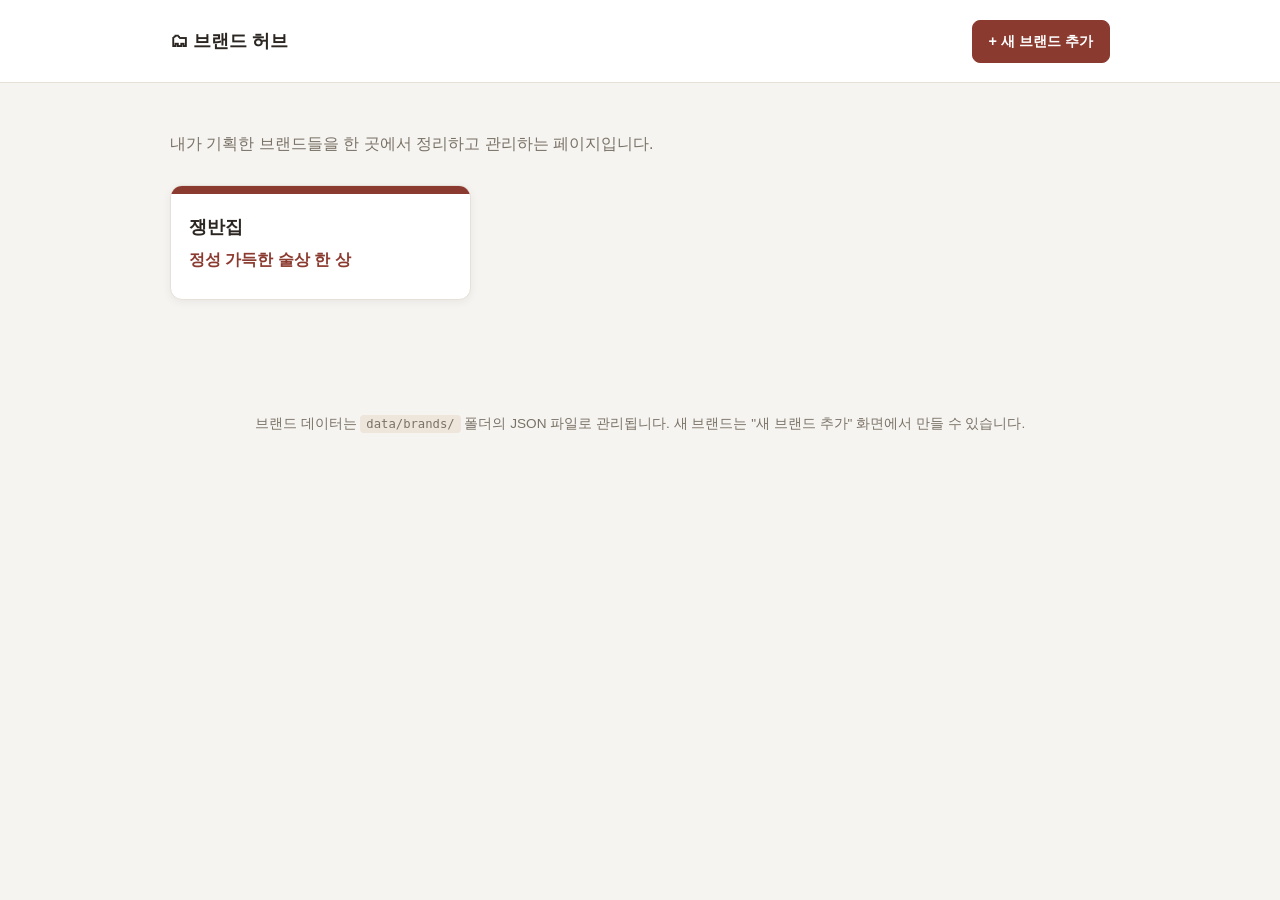
<file: index.html>
<!doctype html>
<html lang="ko">
<head>
<meta charset="UTF-8">
<meta name="viewport" content="width=device-width, initial-scale=1.0">
<title>브랜드 허브</title>
<link rel="stylesheet" href="assets/css/style.css">
</head>
<body>
<header class="topbar">
  <div class="topbar-inner">
    <h1 class="logo">🗂 브랜드 허브</h1>
    <a href="add-brand.html" class="btn btn-primary">+ 새 브랜드 추가</a>
  </div>
</header>

<main class="container">
  <p class="lead">내가 기획한 브랜드들을 한 곳에서 정리하고 관리하는 페이지입니다.</p>
  <div id="brand-grid" class="brand-grid">
    <p class="empty-msg">불러오는 중...</p>
  </div>
</main>

<footer class="footer">
  <p>브랜드 데이터는 <code>data/brands/</code> 폴더의 JSON 파일로 관리됩니다. 새 브랜드는 "새 브랜드 추가" 화면에서 만들 수 있습니다.</p>
</footer>

<script src="assets/js/index.js"></script>
</body>
</html>
</file>
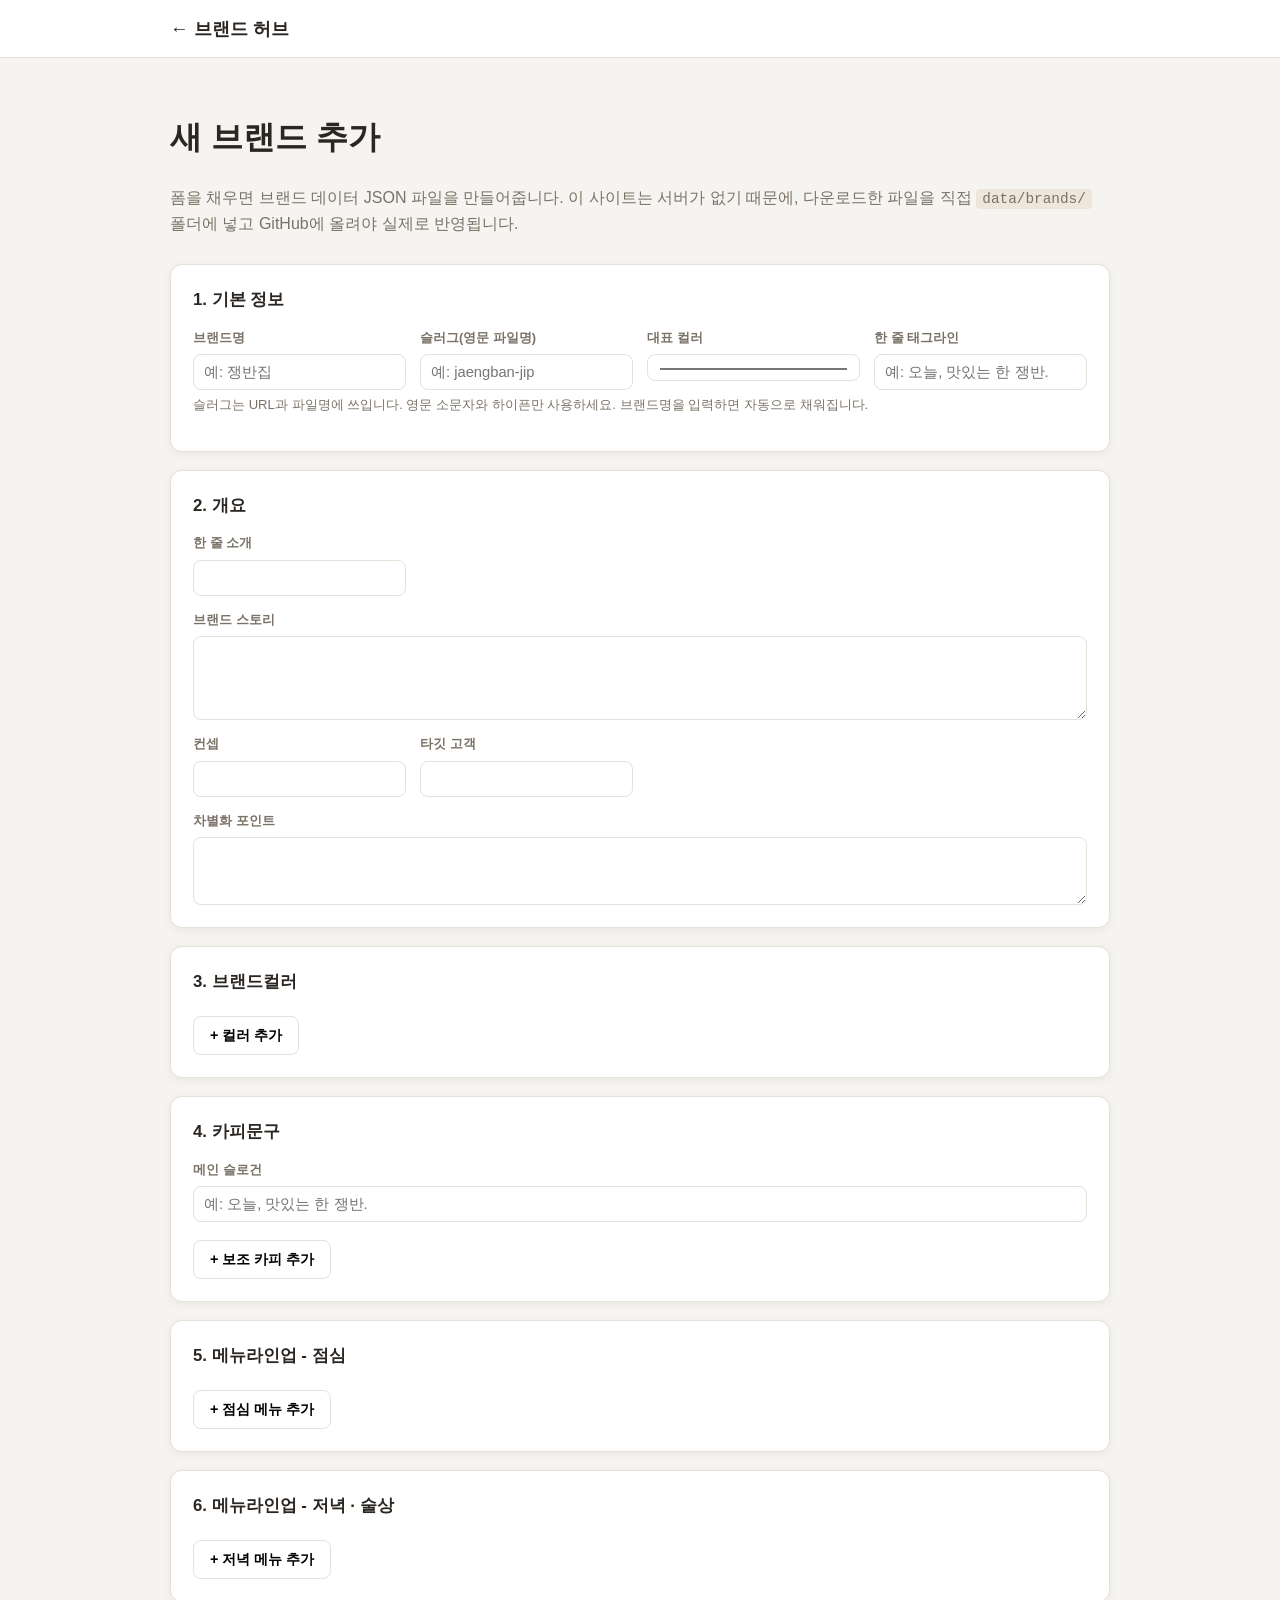
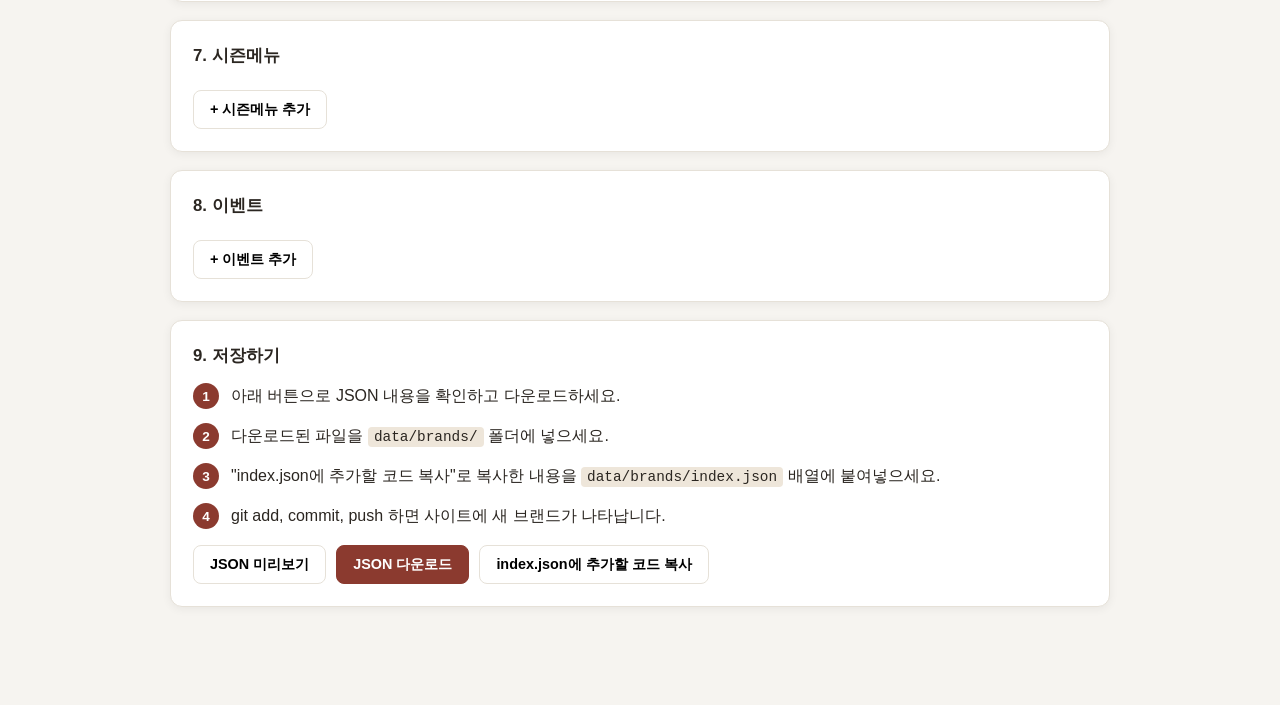
<file: add-brand.html>
<!doctype html>
<html lang="ko">
<head>
<meta charset="UTF-8">
<meta name="viewport" content="width=device-width, initial-scale=1.0">
<title>새 브랜드 추가 - 브랜드 허브</title>
<link rel="stylesheet" href="assets/css/style.css">
</head>
<body>
<header class="topbar">
  <div class="topbar-inner">
    <a href="index.html" class="logo">← 브랜드 허브</a>
  </div>
</header>

<main class="container">
  <h1>새 브랜드 추가</h1>
  <p class="lead">폼을 채우면 브랜드 데이터 JSON 파일을 만들어줍니다. 이 사이트는 서버가 없기 때문에,
  다운로드한 파일을 직접 <code>data/brands/</code> 폴더에 넣고 GitHub에 올려야 실제로 반영됩니다.</p>

  <div class="form-section">
    <h2>1. 기본 정보</h2>
    <div class="form-grid">
      <div class="field"><label>브랜드명</label><input id="f-name" placeholder="예: 쟁반집"></div>
      <div class="field"><label>슬러그(영문 파일명)</label><input id="f-slug" placeholder="예: jaengban-jip"></div>
      <div class="field"><label>대표 컬러</label><input id="f-color" type="color" value="#8B3A2F"></div>
      <div class="field"><label>한 줄 태그라인</label><input id="f-tagline" placeholder="예: 오늘, 맛있는 한 쟁반."></div>
    </div>
    <p class="hint">슬러그는 URL과 파일명에 쓰입니다. 영문 소문자와 하이픈만 사용하세요. 브랜드명을 입력하면 자동으로 채워집니다.</p>
  </div>

  <div class="form-section">
    <h2>2. 개요</h2>
    <div class="form-grid">
      <div class="field"><label>한 줄 소개</label><input id="f-oneliner"></div>
      <div class="field" style="grid-column:1/-1;"><label>브랜드 스토리</label><textarea id="f-story" rows="4"></textarea></div>
      <div class="field"><label>컨셉</label><input id="f-concept"></div>
      <div class="field"><label>타깃 고객</label><input id="f-target"></div>
      <div class="field" style="grid-column:1/-1;"><label>차별화 포인트</label><textarea id="f-diff" rows="3"></textarea></div>
    </div>
  </div>

  <div class="form-section">
    <h2>3. 브랜드컬러</h2>
    <div id="colors-list"></div>
    <button class="btn add-row-btn" id="add-color">+ 컬러 추가</button>
  </div>

  <div class="form-section">
    <h2>4. 카피문구</h2>
    <div class="field"><label>메인 슬로건</label><input id="f-main-slogan" placeholder="예: 오늘, 맛있는 한 쟁반."></div>
    <div id="subslogans-list" style="margin-top:12px;"></div>
    <button class="btn add-row-btn" id="add-subslogan">+ 보조 카피 추가</button>
  </div>

  <div class="form-section">
    <h2>5. 메뉴라인업 - 점심</h2>
    <div id="lunch-list"></div>
    <button class="btn add-row-btn" id="add-lunch">+ 점심 메뉴 추가</button>
  </div>

  <div class="form-section">
    <h2>6. 메뉴라인업 - 저녁 · 술상</h2>
    <div id="dinner-list"></div>
    <button class="btn add-row-btn" id="add-dinner">+ 저녁 메뉴 추가</button>
  </div>

  <div class="form-section">
    <h2>7. 시즌메뉴</h2>
    <div id="season-list"></div>
    <button class="btn add-row-btn" id="add-season">+ 시즌메뉴 추가</button>
  </div>

  <div class="form-section">
    <h2>8. 이벤트</h2>
    <div id="events-list"></div>
    <button class="btn add-row-btn" id="add-event">+ 이벤트 추가</button>
  </div>

  <div class="form-section">
    <h2>9. 저장하기</h2>
    <div class="step"><div class="step-num">1</div><div>아래 버튼으로 JSON 내용을 확인하고 다운로드하세요.</div></div>
    <div class="step"><div class="step-num">2</div><div>다운로드된 파일을 <code>data/brands/</code> 폴더에 넣으세요.</div></div>
    <div class="step"><div class="step-num">3</div><div>"index.json에 추가할 코드 복사"로 복사한 내용을 <code>data/brands/index.json</code> 배열에 붙여넣으세요.</div></div>
    <div class="step"><div class="step-num">4</div><div>git add, commit, push 하면 사이트에 새 브랜드가 나타납니다.</div></div>
    <div style="display:flex;gap:10px;flex-wrap:wrap;margin-top:16px;">
      <button class="btn" id="btn-preview">JSON 미리보기</button>
      <button class="btn btn-primary" id="btn-download">JSON 다운로드</button>
      <button class="btn" id="btn-copy-index">index.json에 추가할 코드 복사</button>
    </div>
    <pre id="json-preview" style="display:none;margin-top:14px;"></pre>
  </div>
</main>

<script src="assets/js/add-brand.js"></script>
</body>
</html>
</file>
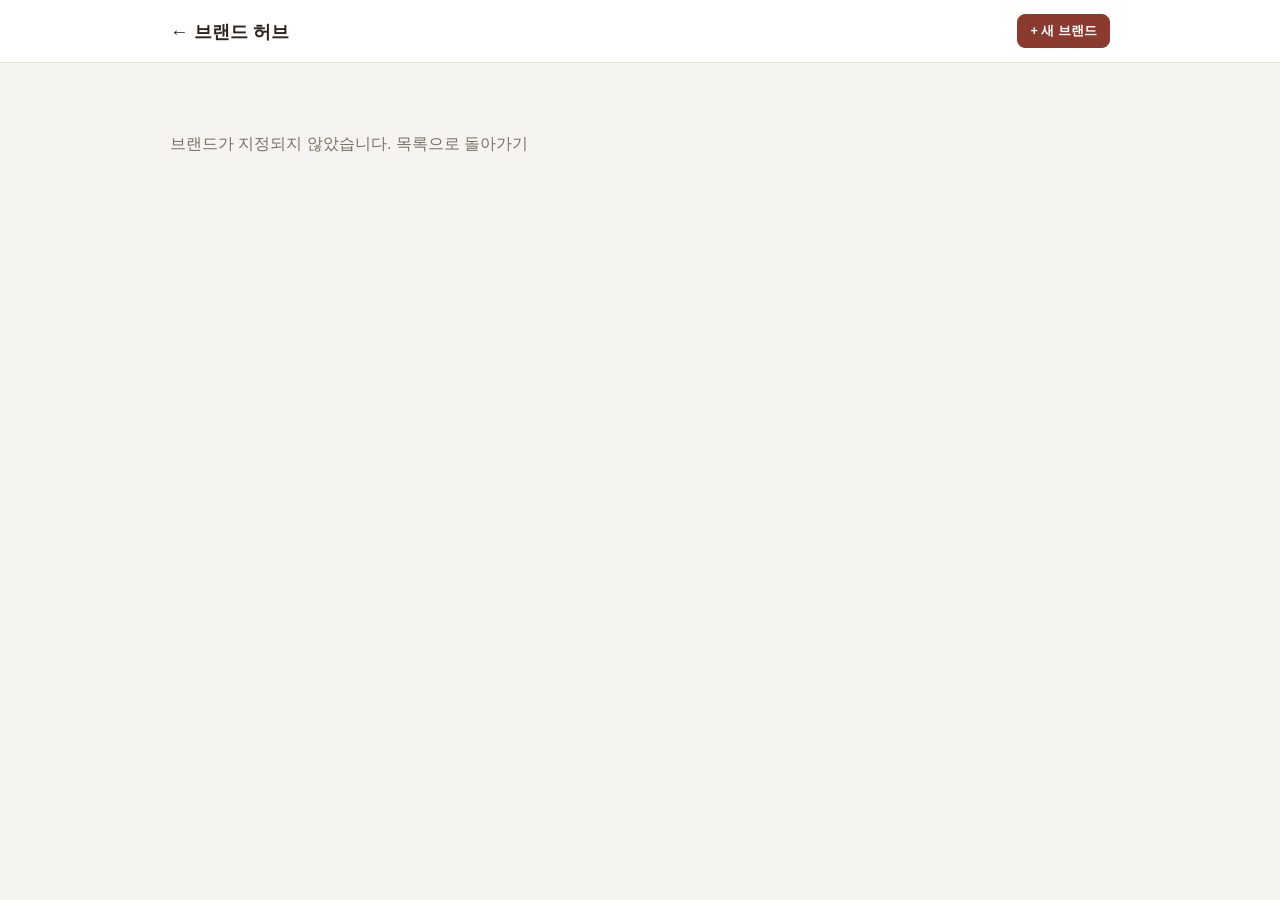
<file: brand.html>
<!doctype html>
<html lang="ko">
<head>
<meta charset="UTF-8">
<meta name="viewport" content="width=device-width, initial-scale=1.0">
<title id="page-title">브랜드 상세 - 브랜드 허브</title>
<link rel="stylesheet" href="assets/css/style.css">
</head>
<body>
<header class="topbar">
  <div class="topbar-inner">
    <a href="index.html" class="logo">← 브랜드 허브</a>
    <a href="add-brand.html" class="btn btn-primary btn-sm">+ 새 브랜드</a>
  </div>
</header>

<main class="container" id="brand-main">
  <p class="empty-msg">불러오는 중...</p>
</main>

<script src="assets/js/brand.js"></script>
</body>
</html>
</file>
<file: assets/css/style.css>
:root{
  --bg:#f6f4f0;
  --card-bg:#ffffff;
  --text:#2b2621;
  --text-muted:#7a7267;
  --border:#e6e1d8;
  --accent:#8B3A2F;
  --accent-2:#4A3728;
  --danger:#c0392b;
  --ok:#2e7d32;
  --warn:#b8860b;
  --radius:12px;
  --shadow:0 2px 10px rgba(0,0,0,0.06);
  font-size:16px;
}

*{box-sizing:border-box;}
html,body{margin:0;padding:0;}
body{
  background:var(--bg);
  color:var(--text);
  font-family:-apple-system,BlinkMacSystemFont,"Malgun Gothic","Apple SD Gothic Neo",sans-serif;
  line-height:1.6;
}
a{color:inherit;text-decoration:none;}
img{max-width:100%;display:block;}
code{background:#eee6da;padding:2px 6px;border-radius:4px;font-size:.9em;}

.container{max-width:980px;margin:0 auto;padding:32px 20px 80px;}

.topbar{
  background:var(--card-bg);
  border-bottom:1px solid var(--border);
  position:sticky;top:0;z-index:10;
}
.topbar-inner{
  max-width:980px;margin:0 auto;padding:14px 20px;
  display:flex;align-items:center;justify-content:space-between;
}
.logo{font-size:1.15rem;font-weight:800;}
.badge{font-size:.85rem;color:var(--text-muted);}

.btn{
  display:inline-block;padding:9px 16px;border-radius:8px;
  border:1px solid var(--border);background:#fff;cursor:pointer;
  font-size:.9rem;font-weight:600;
}
.btn:hover{background:#f1ede6;}
.btn-primary{background:var(--accent);border-color:var(--accent);color:#fff;}
.btn-primary:hover{background:#752f26;}
.btn-danger{color:var(--danger);border-color:var(--danger);background:#fff;}
.btn-sm{padding:6px 12px;font-size:.8rem;}

.lead{color:var(--text-muted);margin-bottom:28px;}

.brand-grid{
  display:grid;grid-template-columns:repeat(auto-fill,minmax(260px,1fr));
  gap:18px;
}
.brand-card{
  background:var(--card-bg);border:1px solid var(--border);border-radius:var(--radius);
  overflow:hidden;box-shadow:var(--shadow);transition:transform .15s ease;
}
.brand-card:hover{transform:translateY(-3px);}
.brand-card-color{height:8px;background:var(--brand-color,#8B3A2F);}
.brand-card-body{padding:18px;}
.brand-card-body h2{margin:0 0 6px;font-size:1.15rem;}
.brand-card .tagline{margin:0 0 8px;font-weight:600;color:var(--brand-color,#8B3A2F);}
.brand-card .summary{margin:0;color:var(--text-muted);font-size:.9rem;}

.empty-msg{color:var(--text-muted);padding:20px 0;}

.footer{text-align:center;color:var(--text-muted);font-size:.85rem;padding:20px;}

/* ---- Brand detail page ---- */
.brand-hero{
  background:var(--card-bg);border:1px solid var(--border);border-radius:var(--radius);
  padding:28px;margin-bottom:22px;box-shadow:var(--shadow);
  border-top:6px solid var(--brand-color,#8B3A2F);
}
.brand-hero h1{margin:0 0 6px;font-size:1.8rem;}
.brand-hero .tagline{font-size:1.1rem;font-weight:700;color:var(--brand-color,#8B3A2F);margin:0 0 10px;}
.brand-hero .swatches{display:flex;gap:8px;margin-top:14px;flex-wrap:wrap;}
.swatch-dot{width:26px;height:26px;border-radius:50%;border:2px solid #fff;box-shadow:0 0 0 1px var(--border);}

.tabs{
  display:flex;gap:4px;overflow-x:auto;border-bottom:2px solid var(--border);
  margin-bottom:22px;
}
.tab-btn{
  padding:10px 16px;background:none;border:none;cursor:pointer;
  font-size:.92rem;font-weight:600;color:var(--text-muted);white-space:nowrap;
  border-bottom:3px solid transparent;margin-bottom:-2px;
}
.tab-btn.active{color:var(--accent);border-bottom-color:var(--accent);}

.tab-panel{display:none;}
.tab-panel.active{display:block;animation:fade .15s ease;}
@keyframes fade{from{opacity:0}to{opacity:1}}

.section-block{background:var(--card-bg);border:1px solid var(--border);border-radius:var(--radius);padding:22px;margin-bottom:16px;box-shadow:var(--shadow);}
.section-block h3{margin-top:0;font-size:1rem;color:var(--text-muted);text-transform:uppercase;letter-spacing:.03em;}
.section-block p{margin:6px 0 0;white-space:pre-wrap;}

.color-grid{display:grid;grid-template-columns:repeat(auto-fill,minmax(160px,1fr));gap:14px;}
.color-card{border-radius:10px;overflow:hidden;border:1px solid var(--border);cursor:pointer;background:#fff;}
.color-swatch{height:80px;}
.color-info{padding:10px 12px;}
.color-info .name{font-weight:700;font-size:.9rem;}
.color-info .hex{font-family:monospace;color:var(--text-muted);font-size:.85rem;}
.color-info .usage{font-size:.8rem;color:var(--text-muted);margin-top:4px;}

.slogan-main{font-size:1.6rem;font-weight:800;color:var(--accent);margin:0 0 18px;}
.slogan-list{list-style:none;padding:0;margin:0;display:flex;flex-direction:column;gap:10px;}
.slogan-list li{background:#f1ede6;padding:12px 16px;border-radius:8px;font-weight:600;}

.menu-section-title{font-size:1.05rem;font-weight:800;margin:26px 0 12px;}
.menu-section-title:first-child{margin-top:0;}
.menu-grid{display:grid;grid-template-columns:repeat(auto-fill,minmax(220px,1fr));gap:16px;}
.menu-card{background:var(--card-bg);border:1px solid var(--border);border-radius:var(--radius);overflow:hidden;box-shadow:var(--shadow);}
.menu-card-img{height:130px;background:#eee6da;display:flex;align-items:center;justify-content:center;color:var(--text-muted);font-size:.85rem;}
.menu-card-img img{width:100%;height:100%;object-fit:cover;}
.menu-card-body{padding:14px;}
.menu-card-body h4{margin:0 0 4px;font-size:1rem;}
.menu-card-body .price{font-weight:800;color:var(--accent);}
.menu-card-body .desc{font-size:.85rem;color:var(--text-muted);margin-top:6px;}

.event-card,.season-card{
  background:var(--card-bg);border:1px solid var(--border);border-radius:var(--radius);
  padding:16px;margin-bottom:12px;box-shadow:var(--shadow);
}
.event-card .period,.season-card .period{font-size:.78rem;color:#fff;background:var(--accent-2);display:inline-block;padding:2px 10px;border-radius:20px;margin-bottom:8px;}
.event-card h4,.season-card h4{margin:0 0 6px;}

table{width:100%;border-collapse:collapse;font-size:.9rem;}
th,td{padding:9px 10px;border-bottom:1px solid var(--border);text-align:right;}
th:first-child,td:first-child{text-align:left;}
thead th{color:var(--text-muted);font-weight:700;background:#f1ede6;}
tfoot td{font-weight:800;background:#f1ede6;}

.rate-ok{color:var(--ok);font-weight:700;}
.rate-warn{color:var(--warn);font-weight:700;}
.rate-bad{color:var(--danger);font-weight:700;}

.calc-box{
  display:grid;grid-template-columns:repeat(auto-fit,minmax(160px,1fr));gap:12px;
  background:#f1ede6;padding:18px;border-radius:10px;margin:16px 0;align-items:end;
}
.field{display:flex;flex-direction:column;gap:6px;}
.field label{font-size:.8rem;color:var(--text-muted);font-weight:700;}
input,select,textarea{
  padding:9px 10px;border:1px solid var(--border);border-radius:8px;font-size:.92rem;
  font-family:inherit;background:#fff;color:var(--text);width:100%;
}
textarea{resize:vertical;}

.calc-result{display:flex;gap:20px;flex-wrap:wrap;margin-top:14px;}
.calc-result .item{background:#fff;border:1px solid var(--border);border-radius:8px;padding:12px 18px;min-width:120px;}
.calc-result .item .label{font-size:.78rem;color:var(--text-muted);}
.calc-result .item .value{font-size:1.25rem;font-weight:800;}

.row-actions{display:flex;justify-content:flex-end;gap:8px;}

/* ---- Add brand form ---- */
.form-section{background:var(--card-bg);border:1px solid var(--border);border-radius:var(--radius);padding:22px;margin-bottom:18px;box-shadow:var(--shadow);}
.form-section h2{margin-top:0;font-size:1.05rem;}
.form-grid{display:grid;grid-template-columns:repeat(auto-fit,minmax(200px,1fr));gap:14px;}
.repeat-row{
  display:grid;grid-template-columns:repeat(auto-fit,minmax(140px,1fr)) auto;
  gap:10px;align-items:center;border:1px dashed var(--border);border-radius:8px;padding:12px;margin-bottom:10px;
}
.remove-btn{background:none;border:none;color:var(--danger);cursor:pointer;font-size:1.1rem;padding:4px 8px;}
.add-row-btn{margin-top:6px;}

pre#json-preview{
  background:#1e1a16;color:#f1ede6;padding:16px;border-radius:10px;overflow:auto;
  max-height:400px;font-size:.82rem;
}

.hint{font-size:.82rem;color:var(--text-muted);margin-top:4px;}
.step{display:flex;gap:12px;margin-bottom:14px;align-items:flex-start;}
.step-num{background:var(--accent);color:#fff;border-radius:50%;width:26px;height:26px;flex:none;display:flex;align-items:center;justify-content:center;font-weight:800;font-size:.85rem;}

@media(max-width:640px){
  .container{padding:20px 14px 60px;}
  .brand-hero{padding:20px;}
}
</file>
